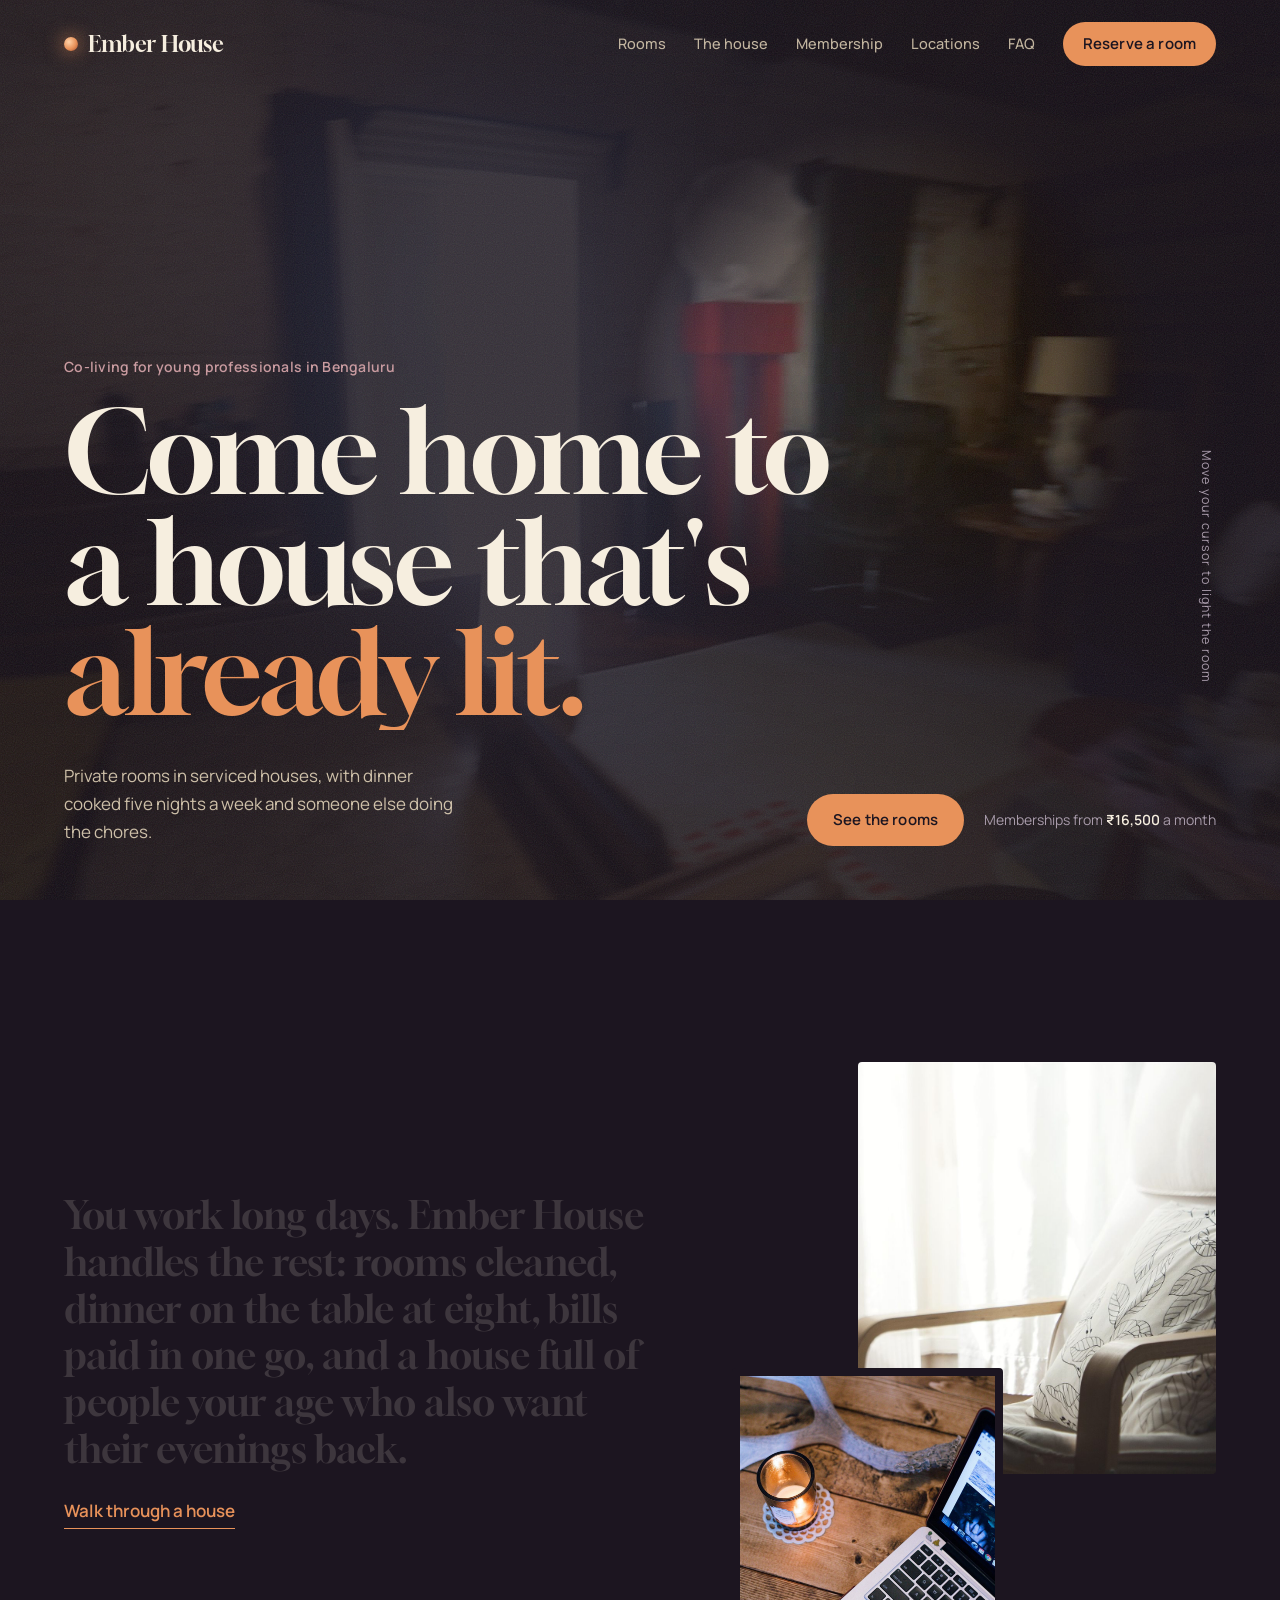
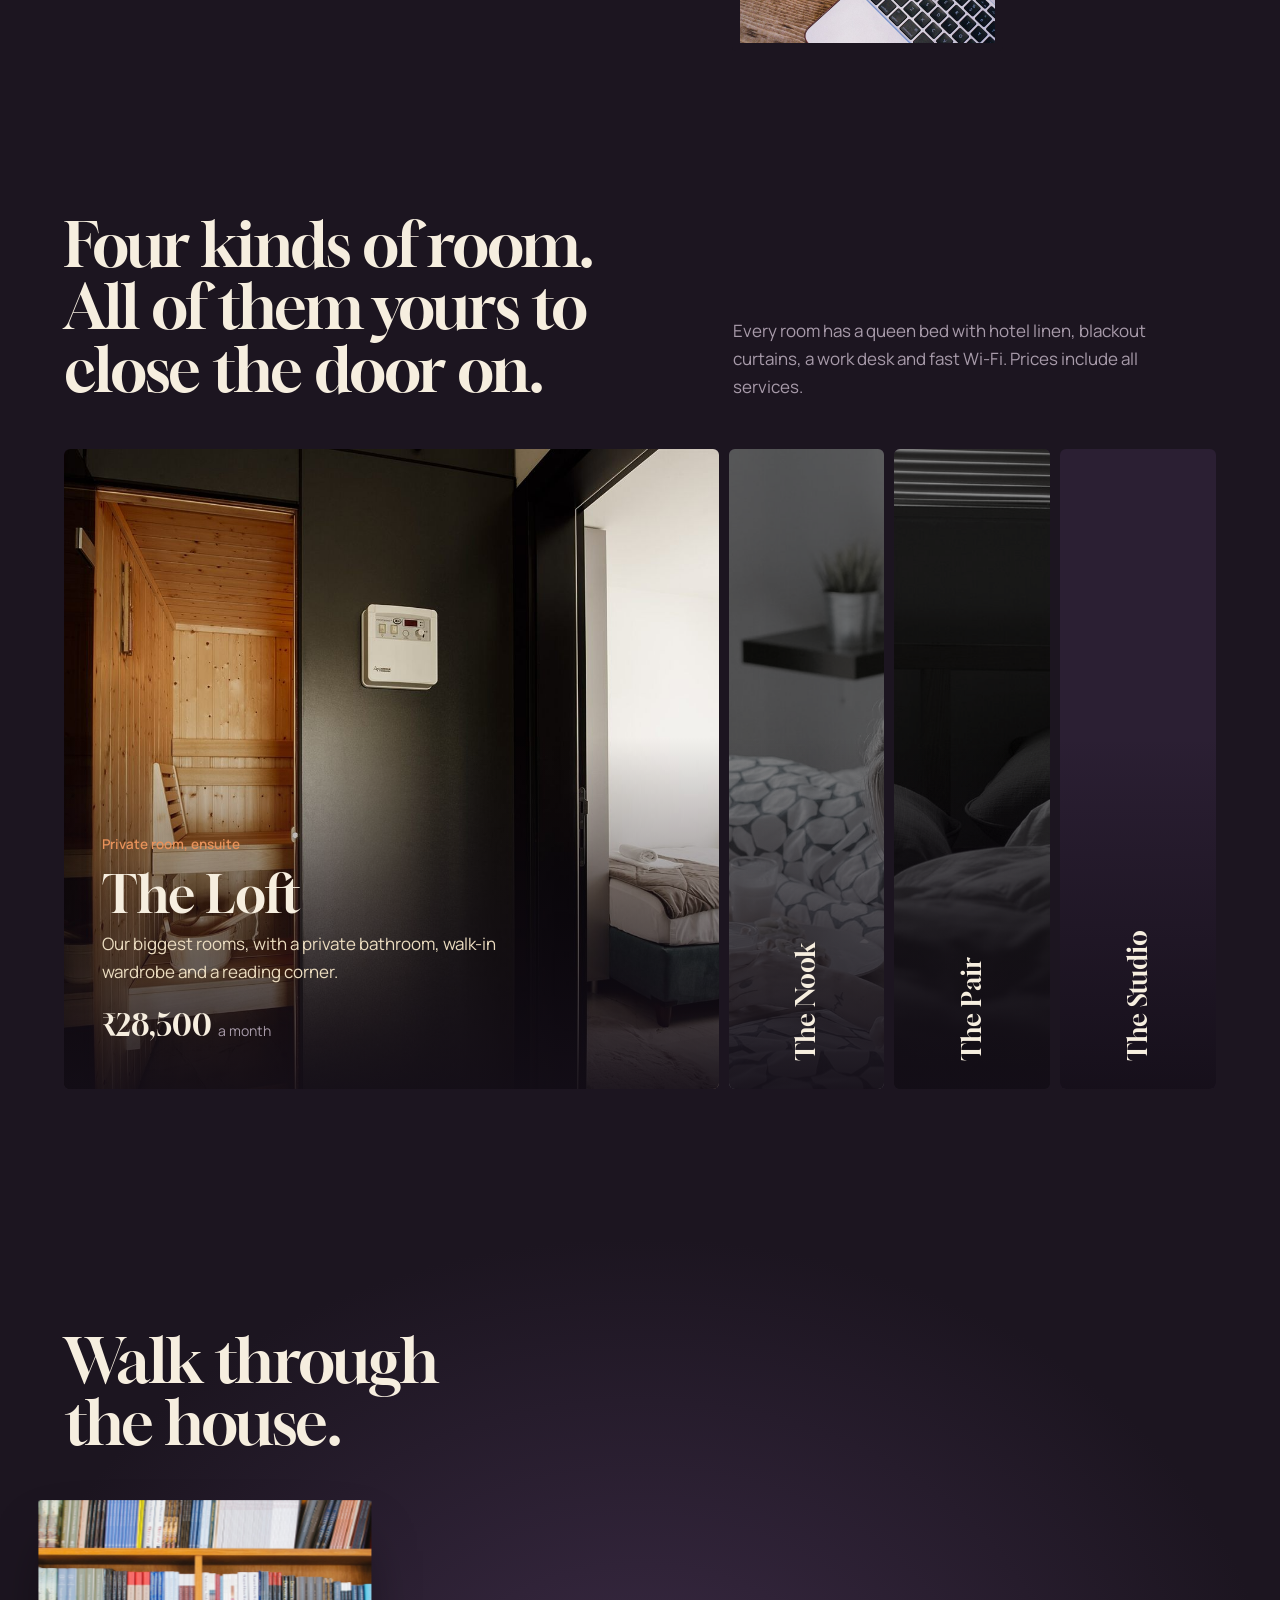
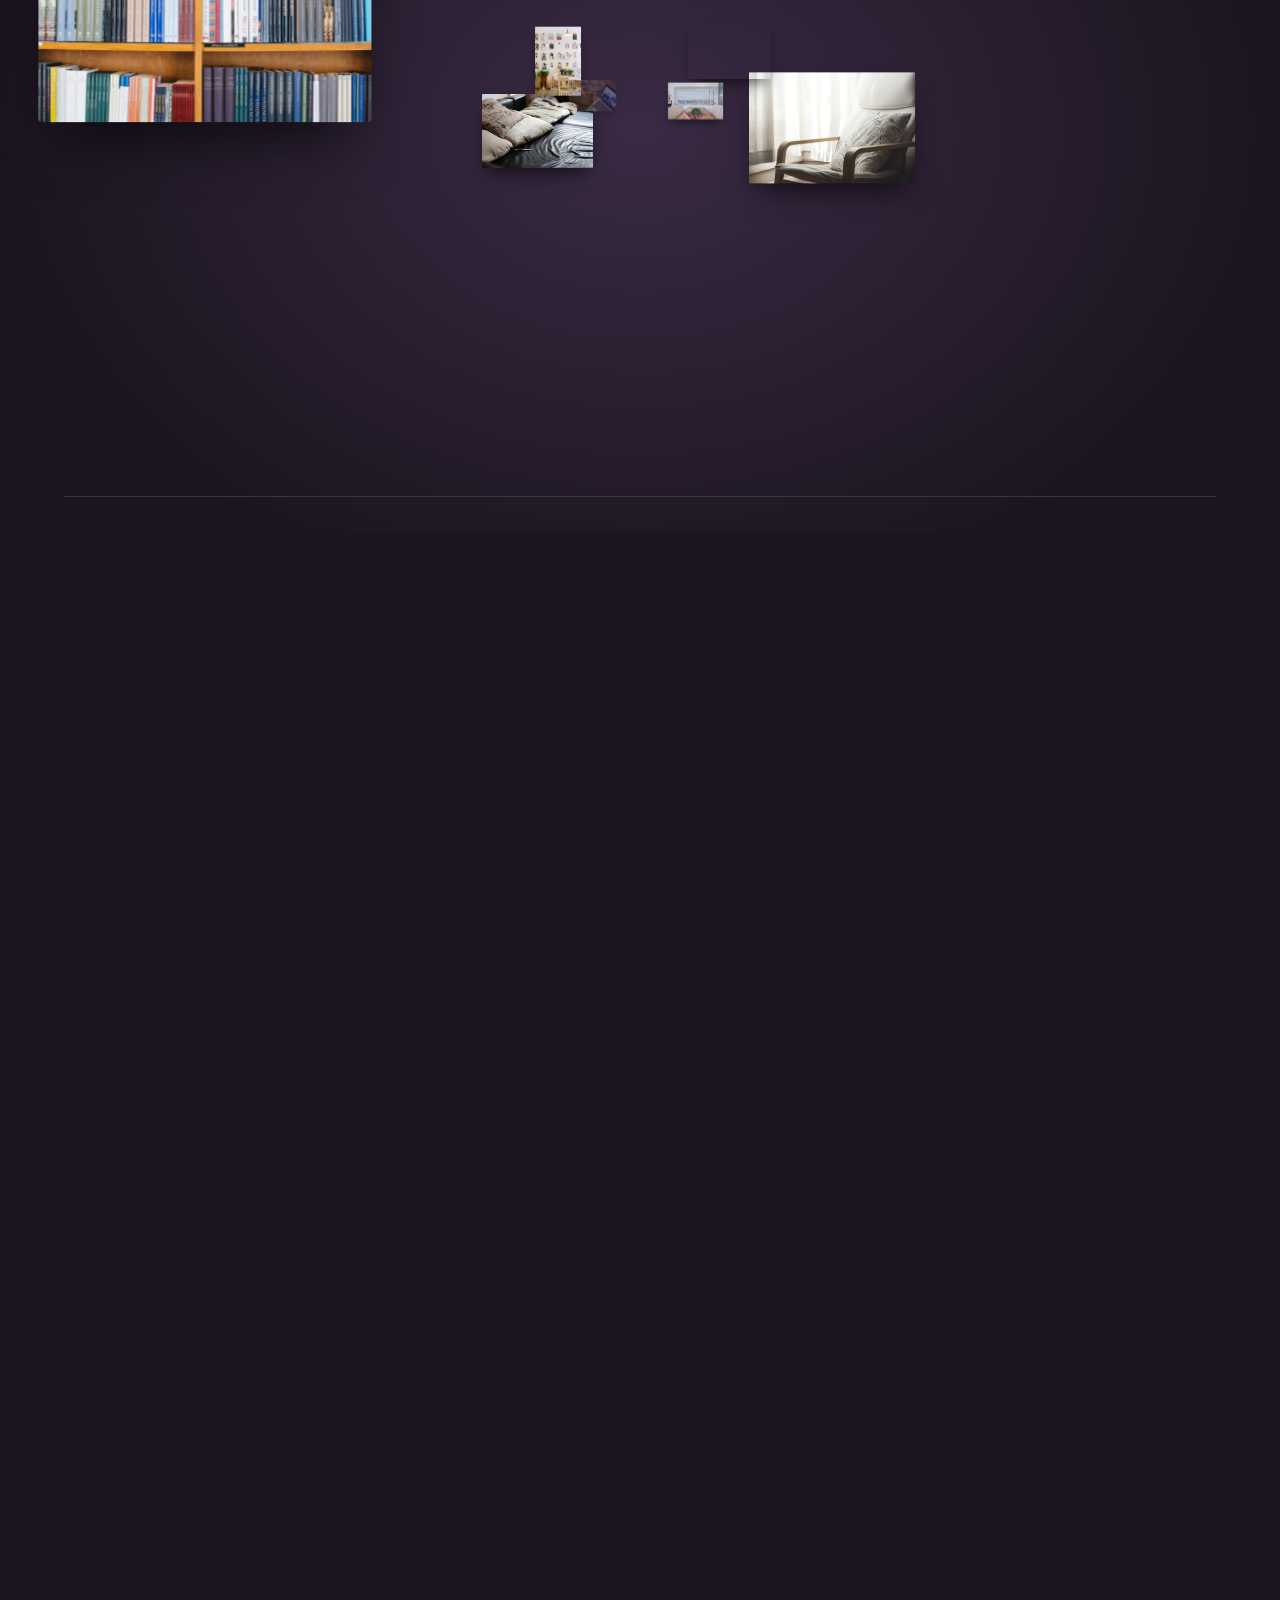
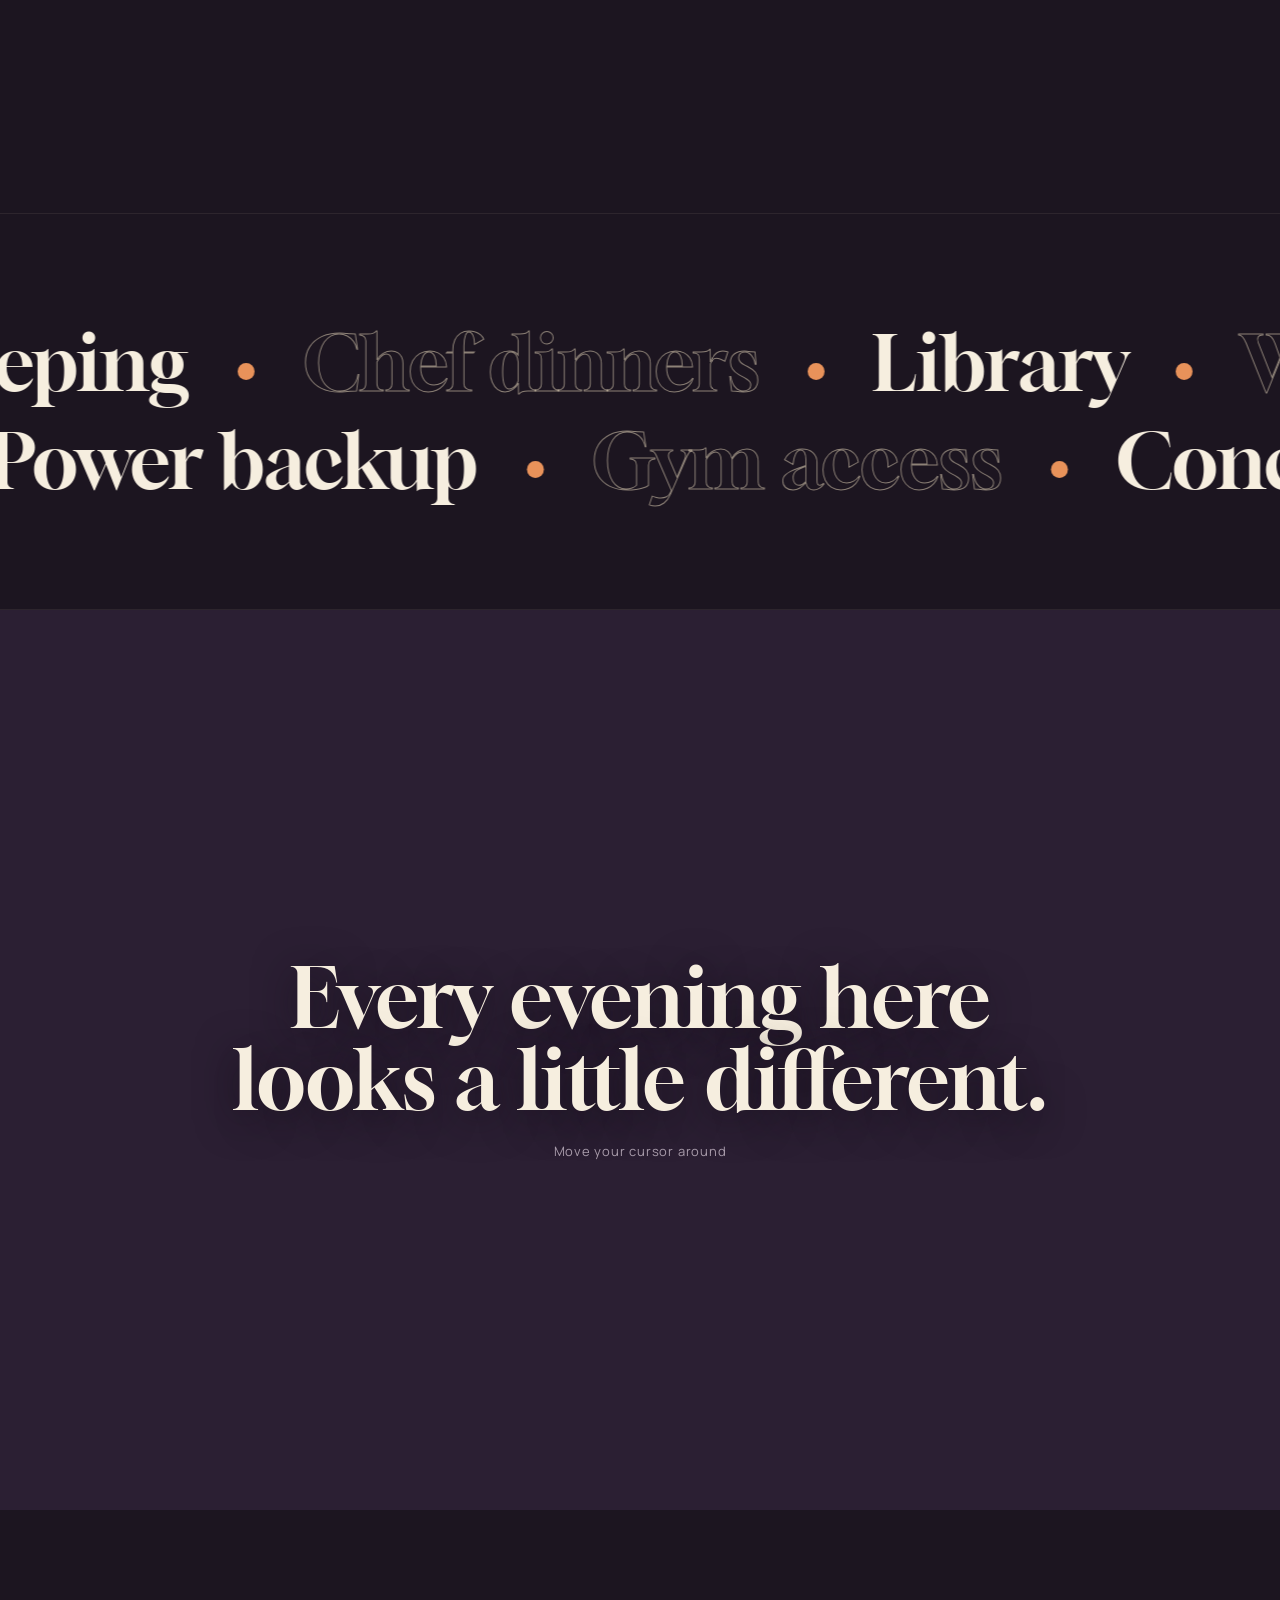
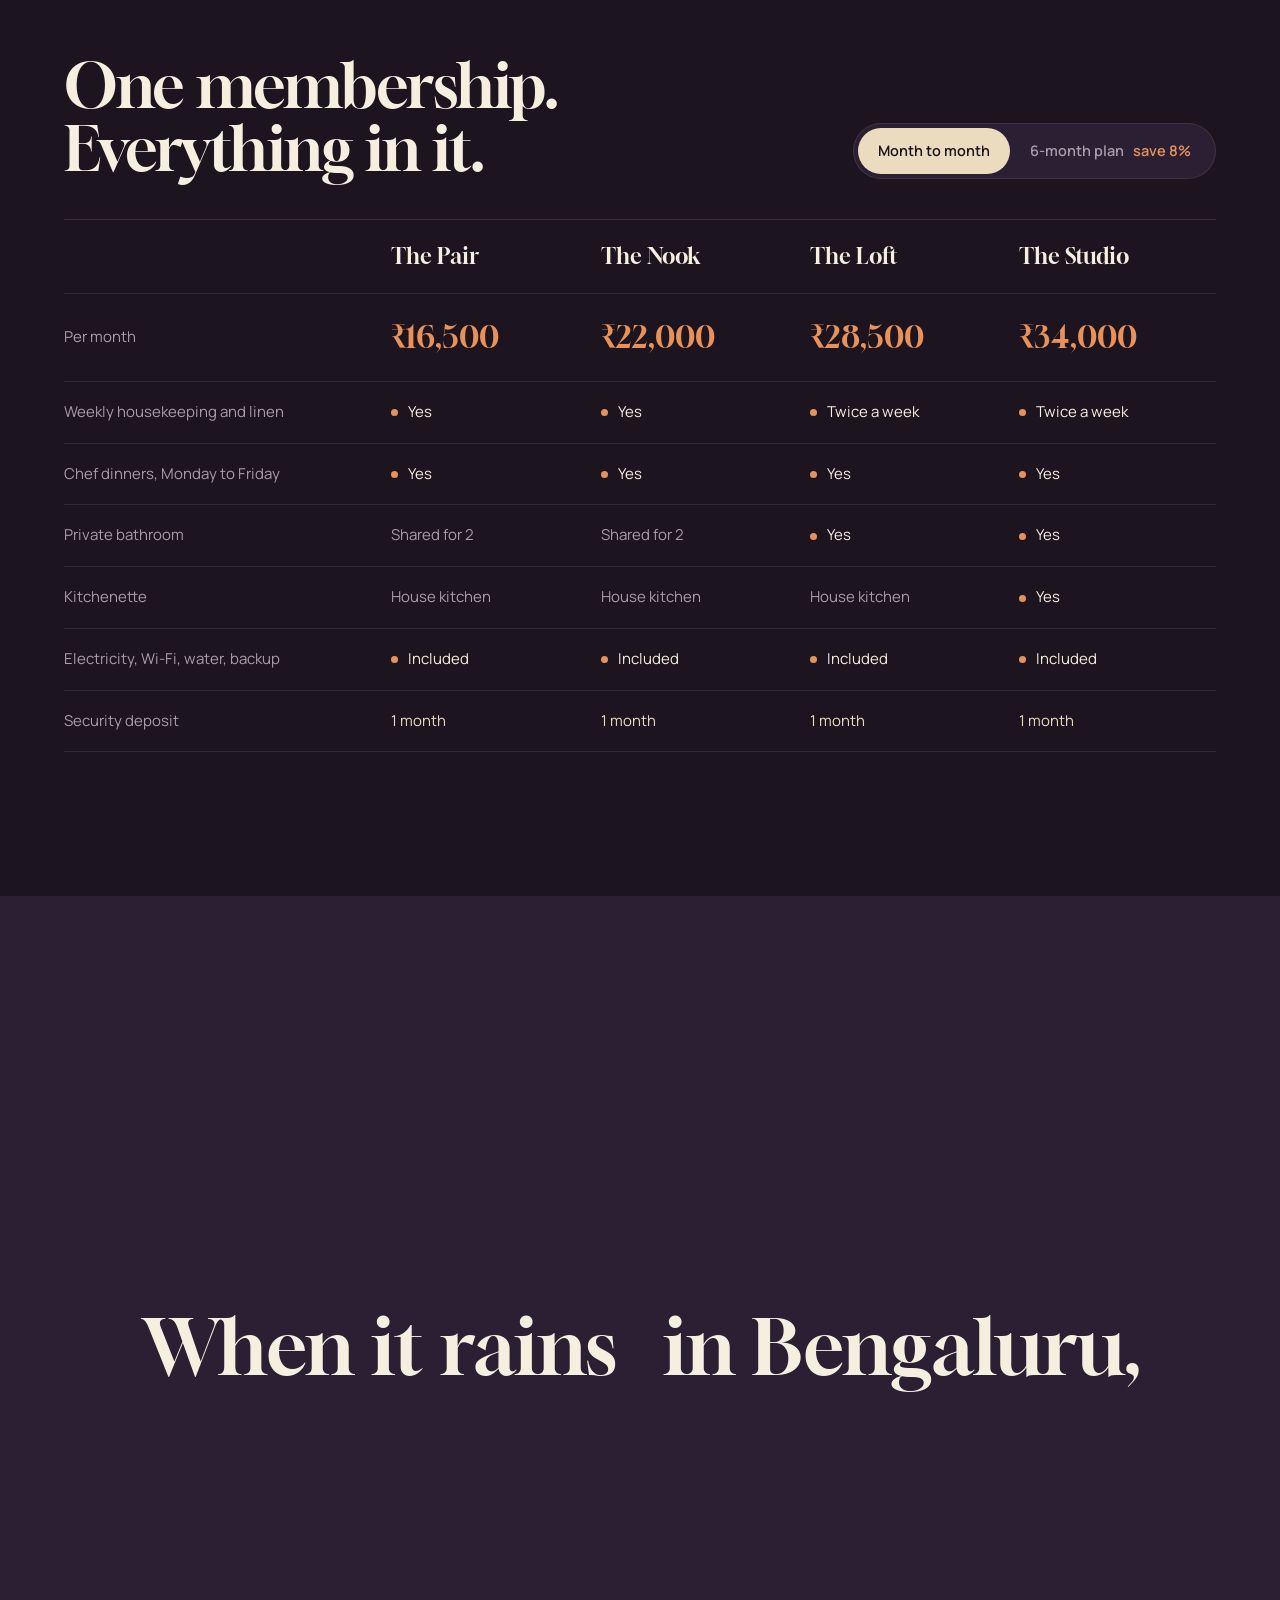
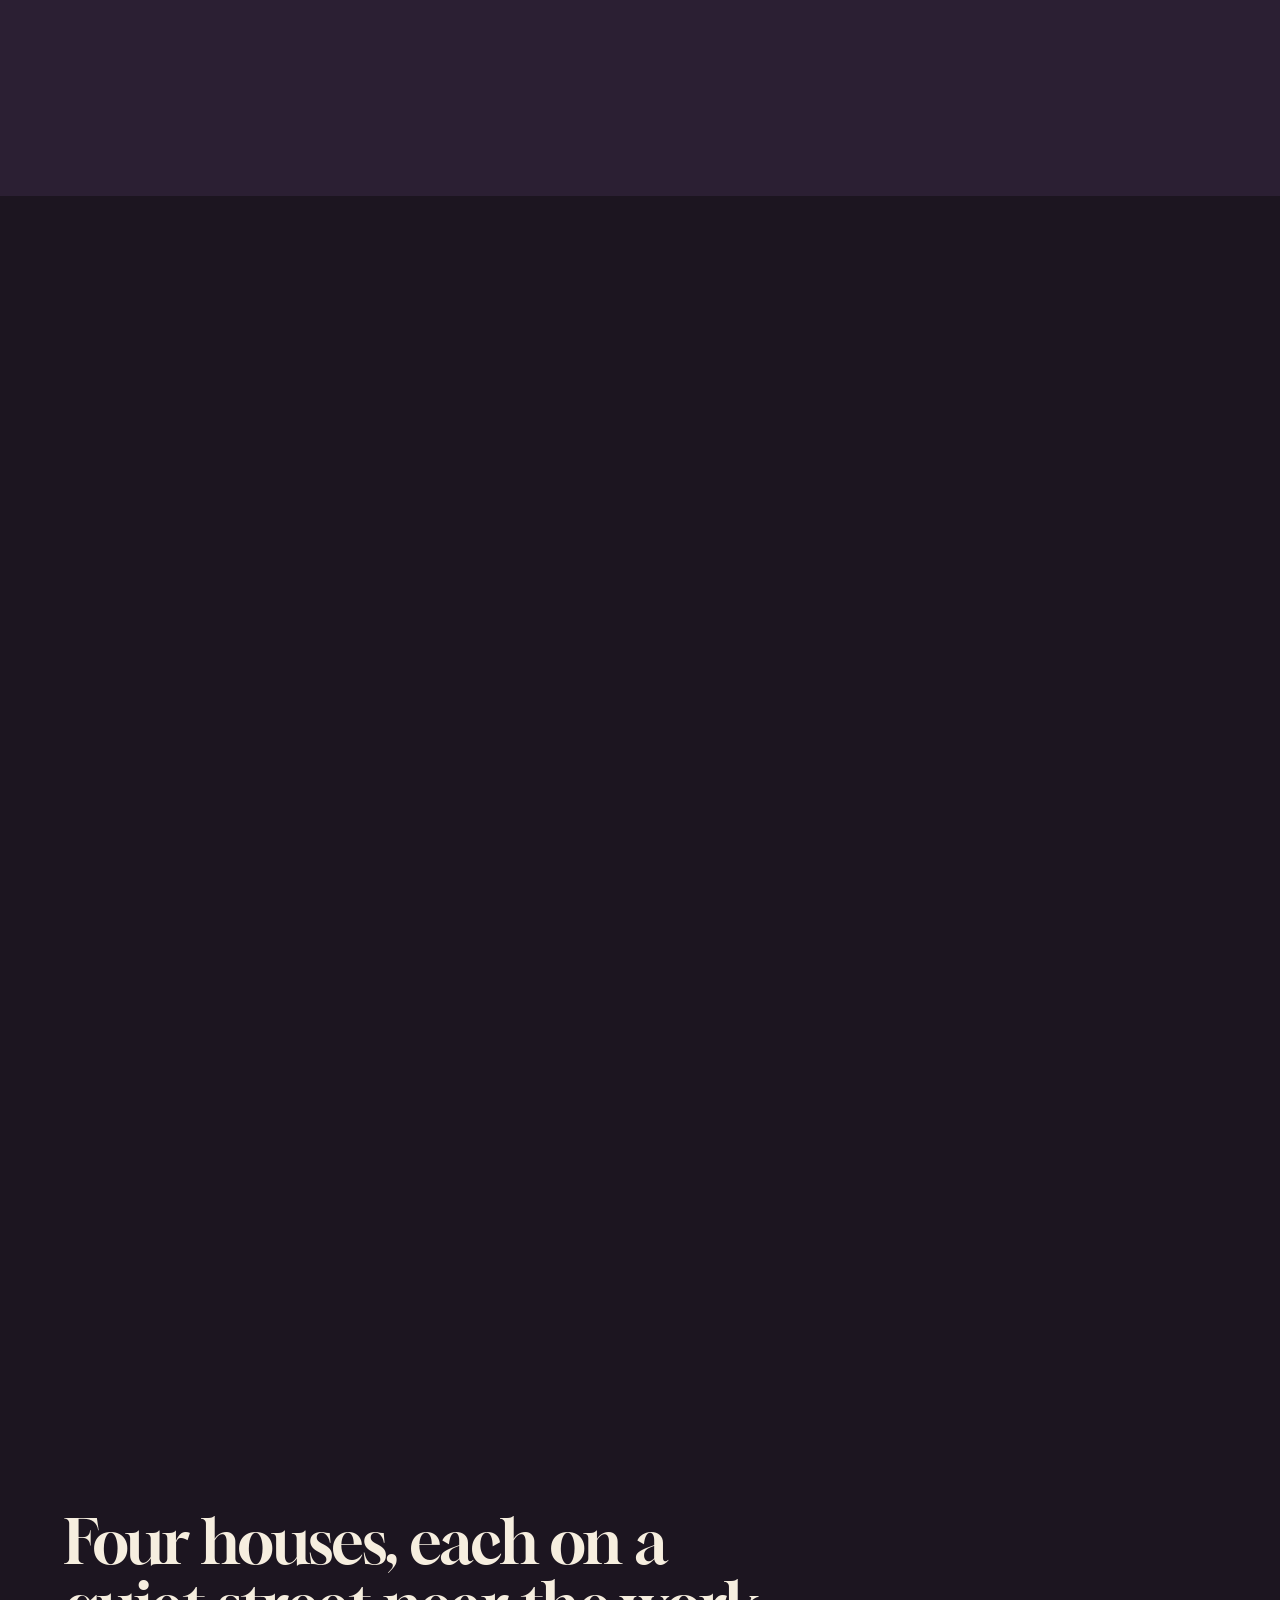
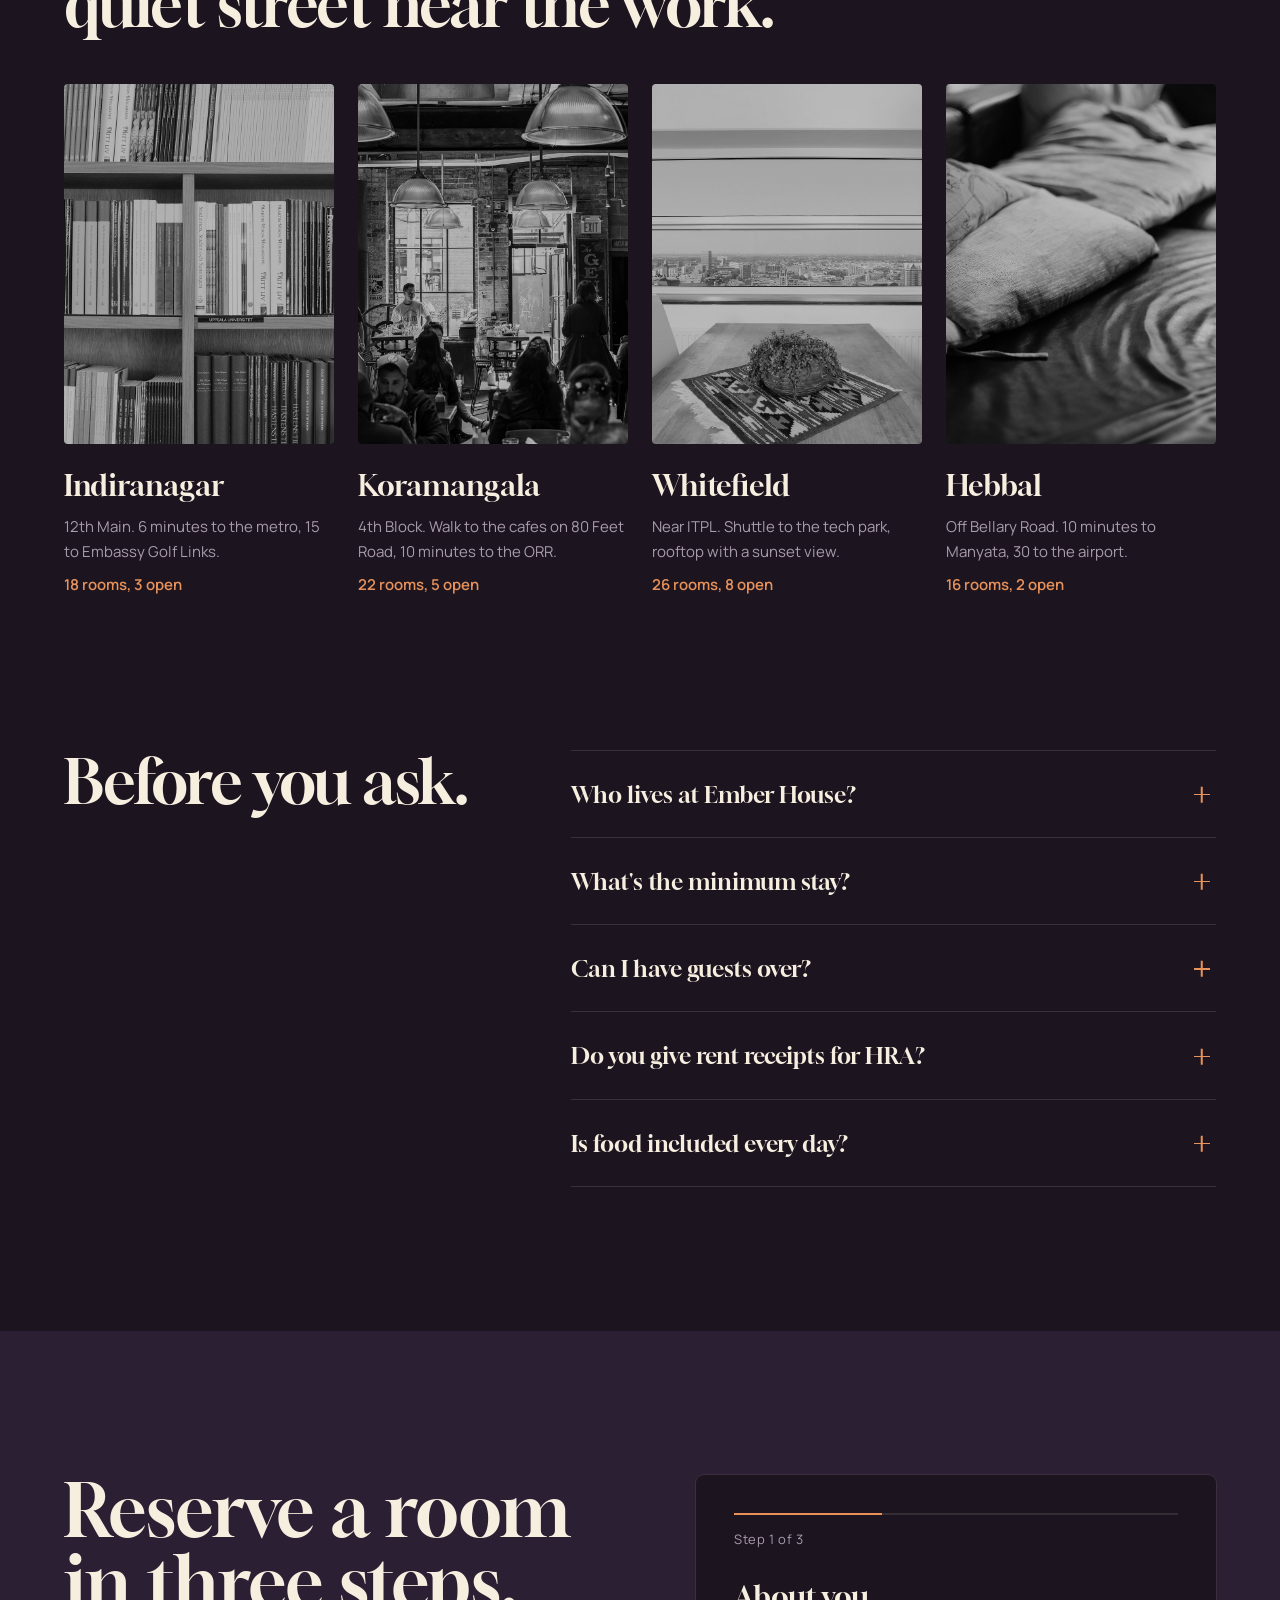
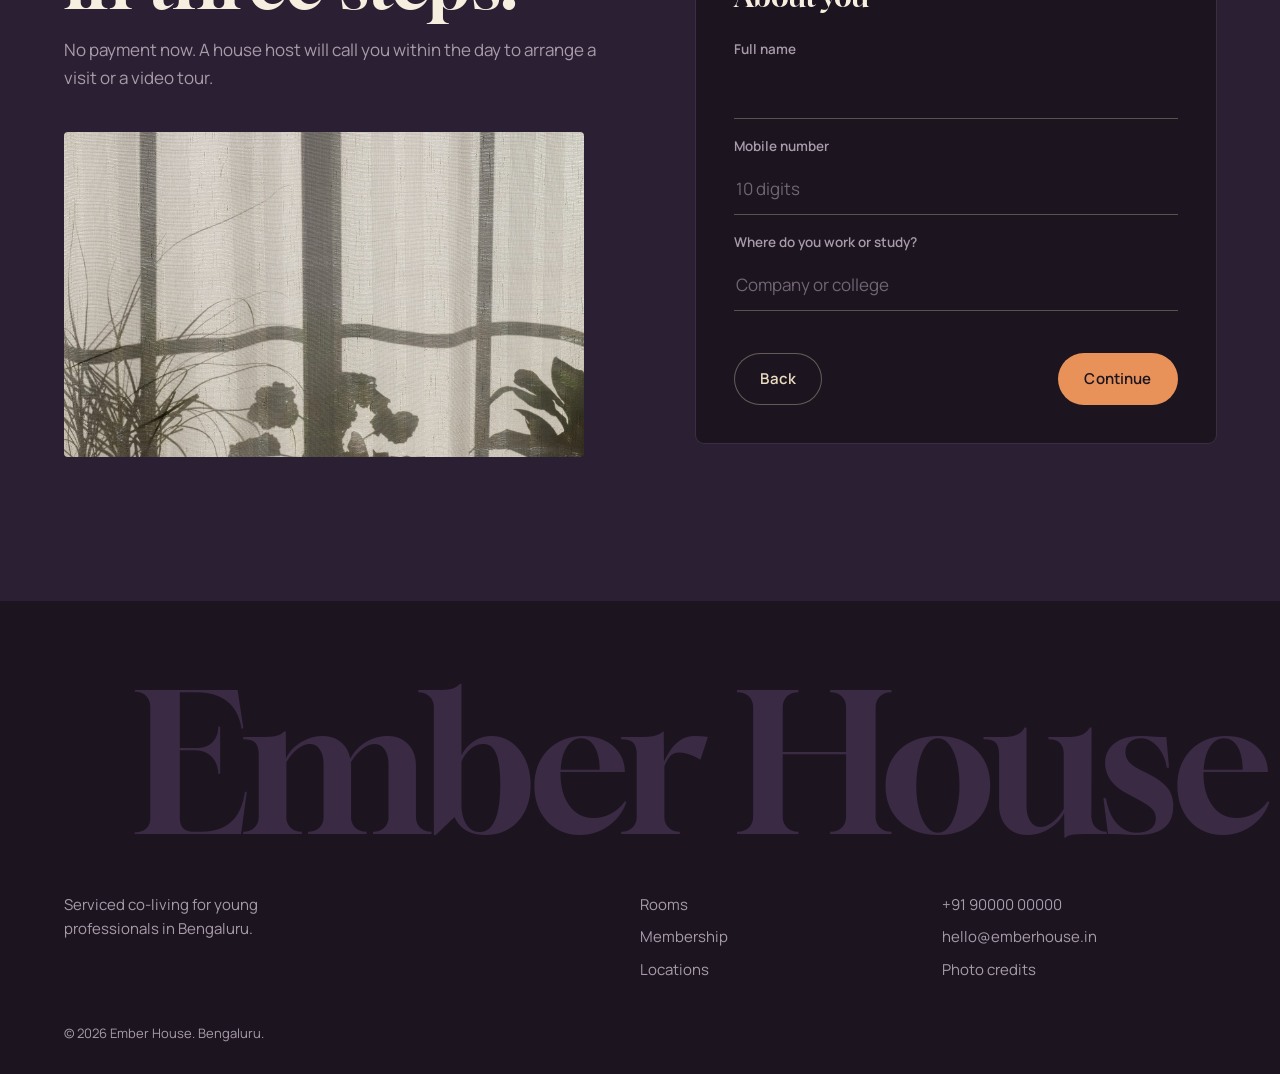
<file: index.html>
<!DOCTYPE html>
<html lang="en-IN">
<head>
  <meta charset="utf-8" />
  <meta name="viewport" content="width=device-width, initial-scale=1" />
  <title>Ember House | Co-living for young professionals in Bengaluru</title>
  <meta name="description" content="Private rooms and studios in fully serviced co-living houses in Indiranagar, Koramangala, Whitefield and Hebbal. Housekeeping, chef-cooked dinners, a library and a work lounge in one monthly membership." />
  <meta name="theme-color" content="#1C1520" />
  <meta property="og:title" content="Ember House | Co-living for young professionals" />
  <meta property="og:description" content="Come home to a house that's already lit." />
  <meta property="og:image" content="/assets/img/room-loft.jpg" />
  <link rel="icon" href="/assets/favicon.svg" type="image/svg+xml" />
  <link rel="preconnect" href="https://fonts.googleapis.com" />
  <link rel="preconnect" href="https://fonts.gstatic.com" crossorigin />
  <link href="https://fonts.googleapis.com/css2?family=Gloock&family=Manrope:wght@400;500;600;700&display=swap" rel="stylesheet" />
  <link rel="preload" as="image" href="/assets/video/living-poster.jpg" />
  <link rel="stylesheet" href="/css/styles.css" />
</head>
<body class="is-loading">

  <!-- Loader: counter, then shutters lift -->
  <div class="loader" id="loader" aria-hidden="true">
    <div class="loader__shutters"><span></span><span></span><span></span><span></span><span></span><span></span></div>
    <p class="loader__brand">Ember House</p>
    <div class="loader__bar"><i id="loaderBar"></i></div>
    <p class="loader__count" id="loaderCount">00</p>
  </div>

  <a class="skip" href="#main">Skip to content</a>

  <header class="nav" id="nav">
    <a class="brand" href="#top" aria-label="Ember House home"><span class="brand__mark"></span>Ember House</a>
    <nav class="nav__links" aria-label="Main">
      <a href="#rooms">Rooms</a>
      <a href="#walk">The house</a>
      <a href="#plans">Membership</a>
      <a href="#houses">Locations</a>
      <a href="#faq">FAQ</a>
    </nav>
    <a class="btn btn--ember nav__cta" href="#reserve">Reserve a room</a>
    <button class="burger" id="burger" aria-label="Open menu" aria-expanded="false" aria-controls="menu"><span></span><span></span></button>
  </header>
  <div class="menu" id="menu" hidden>
    <a href="#rooms">Rooms</a><a href="#walk">The house</a><a href="#plans">Membership</a><a href="#houses">Locations</a><a href="#faq">FAQ</a>
    <a href="#reserve" class="btn btn--ember">Reserve a room</a>
  </div>

  <main id="main">

    <!-- HERO: dim room, your cursor is the lamp -->
    <section class="hero" id="top">
      <video class="hero__video" id="heroVideo" autoplay muted loop playsinline preload="auto" poster="/assets/video/living-poster.jpg">
        <source src="/assets/video/living.mp4" type="video/mp4" />
      </video>
      <div class="hero__dark" id="heroDark" aria-hidden="true"></div>
      <div class="hero__grain" aria-hidden="true"></div>
      <div class="hero__inner">
        <p class="hero__kicker">Co-living for young professionals in Bengaluru</p>
        <h1 class="hero__title">
          <span class="ln"><span>Come home to</span></span>
          <span class="ln"><span>a house that's</span></span>
          <span class="ln"><span><em>already lit.</em></span></span>
        </h1>
        <div class="hero__foot">
          <p>Private rooms in serviced houses, with dinner cooked five nights a week and someone else doing the chores.</p>
          <div class="hero__actions">
            <a class="btn btn--ember" href="#rooms">See the rooms</a>
            <span class="hero__price">Memberships from <b>₹16,500</b> a month</span>
          </div>
        </div>
      </div>
      <p class="hero__hint" aria-hidden="true"><span class="only-fine">Move your cursor to light the room</span><span class="only-touch">Scroll to step inside</span></p>
    </section>

    <!-- INTRO -->
    <section class="intro">
      <div class="wrap intro__grid">
        <div class="intro__copy">
          <p class="intro__lead" id="introLead">You work long days. Ember House handles the rest: rooms cleaned, dinner on the table at eight, bills paid in one go, and a house full of people your age who also want their evenings back.</p>
          <a class="link" href="#walk">Walk through a house</a>
        </div>
        <div class="intro__pics">
          <img class="intro__pic intro__pic--a" data-speed="-0.12" src="/assets/img/armchair.jpg" alt="Cream armchair with a cushion by a sunlit window" width="1600" height="1067" loading="lazy" decoding="async" />
          <img class="intro__pic intro__pic--b" data-speed="0.1" src="/assets/img/candle.jpg" alt="Laptop beside a lit candle on a wooden table" width="1600" height="1067" loading="lazy" decoding="async" />
        </div>
      </div>
    </section>

    <!-- ROOMS: accordion panels -->
    <section class="rooms" id="rooms">
      <div class="wrap">
        <div class="rooms__head">
          <h2 class="h2">Four kinds of room. All of them yours to close the door on.</h2>
          <p class="muted">Every room has a queen bed with hotel linen, blackout curtains, a work desk and fast Wi-Fi. Prices include all services.</p>
        </div>
        <div class="acc" id="acc">
          <article class="acc__panel is-open" tabindex="0">
            <img src="/assets/img/room-loft.jpg" alt="Modern bedroom with wooden walls and a private bathroom" width="1600" height="1067" loading="lazy" decoding="async" />
            <h3 class="acc__tab">The Loft</h3>
            <div class="acc__body">
              <p class="acc__tag">Private room, ensuite</p>
              <h3>The Loft</h3>
              <p>Our biggest rooms, with a private bathroom, walk-in wardrobe and a reading corner.</p>
              <p class="acc__price">₹28,500 <span>a month</span></p>
            </div>
          </article>
          <article class="acc__panel" tabindex="0">
            <img src="/assets/img/room-nook.jpg" alt="Resident relaxing on a bed with breakfast on a tray" width="1600" height="1067" loading="lazy" decoding="async" />
            <h3 class="acc__tab">The Nook</h3>
            <div class="acc__body">
              <p class="acc__tag">Private room, shared bath for 2</p>
              <h3>The Nook</h3>
              <p>A calm, compact private room. Breakfast in bed is allowed. We checked.</p>
              <p class="acc__price">₹22,000 <span>a month</span></p>
            </div>
          </article>
          <article class="acc__panel" tabindex="0">
            <img src="/assets/img/room-twin.jpg" alt="Soft bed with rumpled linen and closed blinds" width="1600" height="1067" loading="lazy" decoding="async" />
            <h3 class="acc__tab">The Pair</h3>
            <div class="acc__body">
              <p class="acc__tag">Twin sharing</p>
              <h3>The Pair</h3>
              <p>Share with one person we match you with, or bring your own friend. Two beds, two desks, one bathroom.</p>
              <p class="acc__price">₹16,500 <span>a month</span></p>
            </div>
          </article>
          <article class="acc__panel" tabindex="0">
            <img src="/assets/img/room-studio.jpg" alt="Studio living room with a blue sofa and a full bookshelf" width="1600" height="1068" loading="lazy" decoding="async" />
            <h3 class="acc__tab">The Studio</h3>
            <div class="acc__body">
              <p class="acc__tag">Private studio with kitchenette</p>
              <h3>The Studio</h3>
              <p>A separate living area and kitchenette for people who host, cook, or just like more room.</p>
              <p class="acc__price">₹34,000 <span>a month</span></p>
            </div>
          </article>
        </div>
      </div>
    </section>

    <!-- WALK-THROUGH: 3D fly-through -->
    <section class="walk" id="walk">
      <div class="walk__pin">
        <div class="walk__head">
          <h2 class="h2">Walk through the house.</h2>
          <p class="walk__now" aria-live="polite"><span id="walkLabel">Front door</span></p>
        </div>
        <div class="walk__space" id="walkSpace" aria-hidden="true">
          <figure data-label="The library" style="--x:-34;--y:-8;--z:0"><img src="/assets/img/library.jpg" alt="" loading="lazy" decoding="async" /></figure>
          <figure data-label="Reading chair" style="--x:30;--y:10;--z:-1"><img src="/assets/img/armchair.jpg" alt="" loading="lazy" decoding="async" /></figure>
          <figure data-label="The lounge" style="--x:-24;--y:16;--z:-2"><img src="/assets/img/leather.jpg" alt="" loading="lazy" decoding="async" /></figure>
          <figure data-label="Dinner, 8 pm" style="--x:28;--y:-14;--z:-3"><img src="/assets/img/bistro.jpg" alt="" loading="lazy" decoding="async" /></figure>
          <figure data-label="The gallery wall" style="--x:-32;--y:-12;--z:-4" class="tall"><img src="/assets/img/gallery-wall.jpg" alt="" loading="lazy" decoding="async" /></figure>
          <figure data-label="Rooftop dining" style="--x:26;--y:12;--z:-5"><img src="/assets/img/diningview.jpg" alt="" loading="lazy" decoding="async" /></figure>
          <figure data-label="Late work" style="--x:-26;--y:10;--z:-6"><img src="/assets/img/candle.jpg" alt="" loading="lazy" decoding="async" /></figure>
          <figure data-label="Shelf of old favourites" style="--x:32;--y:-10;--z:-7"><img src="/assets/img/oldbooks.jpg" alt="" loading="lazy" decoding="async" /></figure>
          <figure data-label="Bathrooms" style="--x:-22;--y:-14;--z:-8" class="tall"><img src="/assets/img/bath.jpg" alt="" loading="lazy" decoding="async" /></figure>
          <figure data-label="Your room" style="--x:0;--y:0;--z:-9"><img src="/assets/img/room-loft.jpg" alt="" loading="lazy" decoding="async" /></figure>
        </div>
        <div class="walk__progress" aria-hidden="true"><i id="walkBar"></i></div>
      </div>
    </section>

    <!-- AMENITY MARQUEE -->
    <section class="amen" aria-label="What's included">
      <div class="amen__row" id="amenA">
        <span>Housekeeping</span><span class="o">Chef dinners</span><span>Library</span><span class="o">Work lounge</span><span>Laundry</span><span class="o">Rooftop</span>
        <span>Housekeeping</span><span class="o">Chef dinners</span><span>Library</span><span class="o">Work lounge</span><span>Laundry</span><span class="o">Rooftop</span>
      </div>
      <div class="amen__row amen__row--rev" id="amenB">
        <span class="o">300 Mbps fibre</span><span>Power backup</span><span class="o">Gym access</span><span>Concierge</span><span class="o">Bike parking</span><span>Movie nights</span>
        <span class="o">300 Mbps fibre</span><span>Power backup</span><span class="o">Gym access</span><span>Concierge</span><span class="o">Bike parking</span><span>Movie nights</span>
      </div>
    </section>

    <!-- EVENINGS: cursor image trail -->
    <section class="evenings" id="evenings">
      <div class="evenings__stage" id="trail">
        <p class="evenings__text">Every evening here<br />looks a little different.</p>
        <p class="evenings__hint"><span class="only-fine">Move your cursor around</span><span class="only-touch">Tap anywhere</span></p>
      </div>
    </section>

    <!-- PLANS -->
    <section class="plans" id="plans">
      <div class="wrap">
        <div class="plans__head">
          <h2 class="h2">One membership. Everything in it.</h2>
          <div class="switch" role="radiogroup" aria-label="Billing">
            <button role="radio" aria-checked="true" data-plan="m">Month to month</button>
            <button role="radio" aria-checked="false" data-plan="s">6-month plan <em>save 8%</em></button>
          </div>
        </div>
        <div class="ptable" role="table" aria-label="Membership by room">
          <div class="prow prow--head" role="row">
            <span role="columnheader"></span>
            <span role="columnheader">The Pair</span><span role="columnheader">The Nook</span><span role="columnheader">The Loft</span><span role="columnheader">The Studio</span>
          </div>
          <div class="prow prow--price" role="row">
            <span role="rowheader">Per month</span>
            <span role="cell" class="price" data-m="16500">₹16,500</span><span role="cell" class="price" data-m="22000">₹22,000</span><span role="cell" class="price" data-m="28500">₹28,500</span><span role="cell" class="price" data-m="34000">₹34,000</span>
          </div>
          <div class="prow" role="row"><span role="rowheader">Weekly housekeeping and linen</span><span role="cell" class="y">Yes</span><span role="cell" class="y">Yes</span><span role="cell" class="y">Twice a week</span><span role="cell" class="y">Twice a week</span></div>
          <div class="prow" role="row"><span role="rowheader">Chef dinners, Monday to Friday</span><span role="cell" class="y">Yes</span><span role="cell" class="y">Yes</span><span role="cell" class="y">Yes</span><span role="cell" class="y">Yes</span></div>
          <div class="prow" role="row"><span role="rowheader">Private bathroom</span><span role="cell" class="n">Shared for 2</span><span role="cell" class="n">Shared for 2</span><span role="cell" class="y">Yes</span><span role="cell" class="y">Yes</span></div>
          <div class="prow" role="row"><span role="rowheader">Kitchenette</span><span role="cell" class="n">House kitchen</span><span role="cell" class="n">House kitchen</span><span role="cell" class="n">House kitchen</span><span role="cell" class="y">Yes</span></div>
          <div class="prow" role="row"><span role="rowheader">Electricity, Wi-Fi, water, backup</span><span role="cell" class="y">Included</span><span role="cell" class="y">Included</span><span role="cell" class="y">Included</span><span role="cell" class="y">Included</span></div>
          <div class="prow" role="row"><span role="rowheader">Security deposit</span><span role="cell">1 month</span><span role="cell">1 month</span><span role="cell">1 month</span><span role="cell">1 month</span></div>
        </div>
      </div>
    </section>

    <!-- MONSOON: curtains part on a rainy window -->
    <section class="monsoon" id="monsoon">
      <div class="monsoon__pin">
        <video class="monsoon__video" muted loop playsinline preload="none" poster="/assets/video/rain-poster.jpg" data-lazy-video aria-hidden="true">
          <source data-src="/assets/video/rain.mp4" type="video/mp4" />
        </video>
        <div class="monsoon__half monsoon__half--l"><span>When it rains</span></div>
        <div class="monsoon__half monsoon__half--r"><span>in Bengaluru,</span></div>
        <p class="monsoon__quote">the whole house ends up in the lounge with chai and a bad movie. Nobody has to drive home.</p>
      </div>
    </section>

    <!-- HOUSES -->
    <section class="houses" id="houses">
      <div class="wrap">
        <h2 class="h2">Four houses, each on a quiet street near the work.</h2>
        <div class="hgrid">
          <article class="hcard">
            <div class="hcard__img"><img src="/assets/img/library.jpg" alt="Library room lined with bookshelves" width="1600" height="1060" loading="lazy" decoding="async" /></div>
            <h3>Indiranagar</h3>
            <p>12th Main. 6 minutes to the metro, 15 to Embassy Golf Links.</p>
            <p class="hcard__meta">18 rooms, 3 open</p>
          </article>
          <article class="hcard">
            <div class="hcard__img"><img src="/assets/img/cafe.jpg" alt="Busy cafe with warm lights and long tables" width="1600" height="1138" loading="lazy" decoding="async" /></div>
            <h3>Koramangala</h3>
            <p>4th Block. Walk to the cafes on 80 Feet Road, 10 minutes to the ORR.</p>
            <p class="hcard__meta">22 rooms, 5 open</p>
          </article>
          <article class="hcard">
            <div class="hcard__img"><img src="/assets/img/diningview.jpg" alt="Dining table by a window with a city view" width="1600" height="1067" loading="lazy" decoding="async" /></div>
            <h3>Whitefield</h3>
            <p>Near ITPL. Shuttle to the tech park, rooftop with a sunset view.</p>
            <p class="hcard__meta">26 rooms, 8 open</p>
          </article>
          <article class="hcard">
            <div class="hcard__img"><img src="/assets/img/leather.jpg" alt="Leather sofa with cream cushions" width="1600" height="1067" loading="lazy" decoding="async" /></div>
            <h3>Hebbal</h3>
            <p>Off Bellary Road. 10 minutes to Manyata, 30 to the airport.</p>
            <p class="hcard__meta">16 rooms, 2 open</p>
          </article>
        </div>
      </div>
    </section>

    <!-- FAQ -->
    <section class="faq" id="faq">
      <div class="wrap faq__grid">
        <h2 class="h2">Before you ask.</h2>
        <div>
          <details><summary>Who lives at Ember House?</summary><p>Mostly people aged 22 to 32 working in tech, consulting, design and startups. A few are doing postgraduate study. Everyone has a private or shared room and the common spaces are for all.</p></details>
          <details><summary>What's the minimum stay?</summary><p>One month. Month-to-month members give 30 days' notice. The 6-month plan saves 8% and has a 3-month lock-in.</p></details>
          <details><summary>Can I have guests over?</summary><p>Yes. Guests are welcome in common areas until 11 pm and can stay over in your room twice a month if your roommate (if you have one) is fine with it.</p></details>
          <details><summary>Do you give rent receipts for HRA?</summary><p>Yes, every month, with the house's registered address and a PAN for the landlord.</p></details>
          <details><summary>Is food included every day?</summary><p>Dinner is cooked Monday to Friday. The kitchen and pantry are open all week for everything else.</p></details>
        </div>
      </div>
    </section>

    <!-- RESERVE: multi-step -->
    <section class="reserve" id="reserve">
      <div class="wrap reserve__grid">
        <div class="reserve__copy">
          <h2 class="reserve__title">Reserve a room in three steps.</h2>
          <p class="muted">No payment now. A house host will call you within the day to arrange a visit or a video tour.</p>
          <img class="reserve__img" src="/assets/img/curtain.jpg" alt="Shadow of a window frame falling on a sheer curtain" width="1600" height="1033" loading="lazy" decoding="async" />
        </div>
        <form class="steps" id="steps" novalidate>
          <div class="steps__bar" aria-hidden="true"><i id="stepsBar"></i></div>
          <p class="steps__count" id="stepsCount">Step 1 of 3</p>
          <div class="steps__track">
            <fieldset class="step is-on" data-step="0">
              <legend>About you</legend>
              <div class="field"><label for="r-name">Full name</label><input id="r-name" type="text" autocomplete="name" required /><p class="err">Enter your full name.</p></div>
              <div class="field"><label for="r-phone">Mobile number</label><input id="r-phone" type="tel" inputmode="numeric" autocomplete="tel" placeholder="10 digits" required /><p class="err">Enter a 10-digit mobile number.</p></div>
              <div class="field"><label for="r-work">Where do you work or study?</label><input id="r-work" type="text" autocomplete="organization" placeholder="Company or college" /></div>
            </fieldset>
            <fieldset class="step" data-step="1">
              <legend>Your room</legend>
              <div class="field"><label for="r-house">House</label><select id="r-house"><option>Indiranagar</option><option>Koramangala</option><option>Whitefield</option><option>Hebbal</option><option>Help me choose</option></select></div>
              <div class="chips" role="radiogroup" aria-label="Room">
                <label><input type="radio" name="room" value="Pair" /><span>The Pair</span></label>
                <label><input type="radio" name="room" value="Nook" checked /><span>The Nook</span></label>
                <label><input type="radio" name="room" value="Loft" /><span>The Loft</span></label>
                <label><input type="radio" name="room" value="Studio" /><span>The Studio</span></label>
              </div>
            </fieldset>
            <fieldset class="step" data-step="2">
              <legend>Timing</legend>
              <div class="field"><label for="r-date">Move-in date</label><input id="r-date" type="date" required /><p class="err">Pick a date from today onwards.</p></div>
              <div class="chips" role="radiogroup" aria-label="How long">
                <label><input type="radio" name="len" value="1-3" checked /><span>1 to 3 months</span></label>
                <label><input type="radio" name="len" value="6" /><span>6 months</span></label>
                <label><input type="radio" name="len" value="12" /><span>A year or more</span></label>
              </div>
            </fieldset>
            <div class="step step--done" data-step="3" role="status">
              <p class="done__title">Room requested.</p>
              <p id="doneText">A house host will call you today to set up a visit.</p>
            </div>
          </div>
          <div class="steps__nav">
            <button type="button" class="btn btn--ghost" id="stepBack" hidden>Back</button>
            <button type="submit" class="btn btn--ember" id="stepNext">Continue</button>
          </div>
        </form>
      </div>
    </section>
  </main>

  <footer class="foot">
    <div class="wrap">
      <p class="foot__big" aria-hidden="true">Ember House</p>
      <div class="foot__grid">
        <p>Serviced co-living for young professionals in Bengaluru.</p>
        <ul><li><a href="#rooms">Rooms</a></li><li><a href="#plans">Membership</a></li><li><a href="#houses">Locations</a></li></ul>
        <ul><li><a href="tel:+919000000000">+91 90000 00000</a></li><li><a href="mailto:hello@emberhouse.in">hello@emberhouse.in</a></li><li><a href="/CREDITS.md">Photo credits</a></li></ul>
      </div>
      <p class="foot__base">© 2026 Ember House. Bengaluru.</p>
    </div>
  </footer>

  <script src="/js/vendor/gsap.min.js" defer></script>
  <script src="/js/vendor/ScrollTrigger.min.js" defer></script>
  <script src="/js/vendor/lenis.min.js" defer></script>
  <script src="/js/main.js" defer></script>
</body>
</html>
</file>
<file: css/styles.css>
/* Ember House · co-living pg2
   Dark, warm, editorial. Plum 60 / aubergine + champagne 30 / ember 10 */
:root {
  --night: #1C1520;
  --plum: #2B1F33;
  --plum-2: #3A2A44;
  --champagne: #EBDCC0;
  --cream: #F6EEDF;
  --ember: #E8925A;
  --rose: #C99BA0;
  --smoke: #A89BAA;
  --serif: "Gloock", Georgia, serif;
  --sans: "Manrope", "Segoe UI", system-ui, sans-serif;
  --wrap: min(1320px, 100% - 2 * clamp(20px, 5vw, 72px));
  --ease: cubic-bezier(.19, 1, .22, 1);
}
*, *::before, *::after { box-sizing: border-box; }
html.lenis, html.lenis body { height: auto; }
.lenis.lenis-smooth { scroll-behavior: auto !important; }
body { margin: 0; background: var(--night); color: var(--champagne); font-family: var(--sans); font-size: 17px; line-height: 1.65; -webkit-font-smoothing: antialiased; overflow-x: hidden; }
body.is-loading { overflow: hidden; }
main { overflow-x: clip; }
img, video { display: block; max-width: 100%; }
a { color: inherit; }
button, input, select { font: inherit; color: inherit; }
:focus-visible { outline: 2px solid var(--ember); outline-offset: 4px; }
.wrap { width: var(--wrap); margin-inline: auto; }
.muted { color: var(--smoke); }
.skip { position: absolute; left: -999px; top: 8px; z-index: 400; background: var(--ember); color: var(--night); padding: 10px 16px; }
.skip:focus { left: 12px; }
.h2 { font-family: var(--serif); font-weight: 400; font-size: clamp(2.2rem, 4.8vw, 4.4rem); line-height: 1.02; letter-spacing: -0.015em; margin: 0 0 .5em; max-width: 18ch; color: var(--cream); text-wrap: balance; }
.only-touch { display: none; }
@media (hover: none) { .only-fine { display: none; } .only-touch { display: inline; } }

.btn { display: inline-flex; align-items: center; justify-content: center; height: 52px; padding: 0 26px; border-radius: 999px; border: 0; cursor: pointer; font-weight: 600; font-size: 15px; text-decoration: none; letter-spacing: .01em; transition: background-color .3s, color .3s, box-shadow .3s, transform .4s var(--ease); }
.btn:hover { transform: translateY(-2px); }
.btn--ember { background: var(--ember); color: var(--night); }
.btn--ember:hover { background: #F2A574; box-shadow: 0 10px 30px -10px rgba(232, 146, 90, .6); }
.btn--ghost { background: transparent; color: var(--champagne); box-shadow: inset 0 0 0 1px rgba(235, 220, 192, .35); }
.btn--ghost:hover { box-shadow: inset 0 0 0 1px var(--champagne); }
.link { display: inline-block; color: var(--ember); text-decoration: none; font-weight: 600; padding-bottom: 4px; background: linear-gradient(currentColor, currentColor) 0 100% / 100% 1px no-repeat; transition: background-size .5s var(--ease); }
.link:hover { background-size: 30% 1px; }

/* ---------- Loader ---------- */
.loader { position: fixed; inset: 0; z-index: 500; pointer-events: none; }
.loader__shutters { position: absolute; inset: 0; display: grid; grid-template-columns: repeat(6, 1fr); }
.loader__shutters span { background: var(--night); border-right: 1px solid rgba(235, 220, 192, .04); }
.loader__brand { position: absolute; left: clamp(20px, 5vw, 72px); top: 32px; margin: 0; font-family: var(--serif); font-size: 22px; color: var(--cream); }
.loader__bar { position: absolute; left: clamp(20px, 5vw, 72px); right: clamp(20px, 5vw, 72px); bottom: 32vh; height: 1px; background: rgba(235, 220, 192, .15); }
.loader__bar i { display: block; height: 100%; width: 0; background: var(--ember); }
.loader__count { position: absolute; right: clamp(20px, 5vw, 72px); bottom: 4vh; margin: 0; font-family: var(--serif); font-size: clamp(6rem, 20vw, 16rem); line-height: .8; color: var(--cream); font-variant-numeric: tabular-nums; }
.loader.is-done { display: none; }

/* ---------- Nav ---------- */
.nav { position: fixed; z-index: 200; top: 0; left: 0; right: 0; display: flex; align-items: center; gap: 28px; padding: 22px clamp(20px, 5vw, 72px); transition: background-color .4s, padding .4s var(--ease), transform .5s var(--ease); }
.nav.is-solid { background: rgba(28, 21, 32, .82); backdrop-filter: blur(14px); -webkit-backdrop-filter: blur(14px); padding-top: 14px; padding-bottom: 14px; box-shadow: 0 1px 0 rgba(235, 220, 192, .08); }
.nav.is-hidden { transform: translateY(-100%); }
.brand { display: inline-flex; align-items: center; gap: 10px; font-family: var(--serif); font-size: 22px; text-decoration: none; color: var(--cream); }
.brand__mark { width: 14px; height: 14px; border-radius: 50%; background: radial-gradient(circle at 35% 35%, #FFD3A8, var(--ember) 55%, #9C4A2A); box-shadow: 0 0 18px 2px rgba(232, 146, 90, .55); }
.nav__links { display: flex; gap: 28px; margin-left: auto; }
.nav__links a { text-decoration: none; font-size: 14.5px; font-weight: 500; color: var(--champagne); opacity: .8; transition: opacity .2s; }
.nav__links a:hover { opacity: 1; }
.nav__cta { height: 44px; padding: 0 20px; }
.burger { display: none; margin-left: auto; width: 44px; height: 44px; border: 0; background: transparent; position: relative; cursor: pointer; }
.burger span { position: absolute; left: 10px; right: 10px; height: 1.5px; background: var(--cream); transition: transform .3s var(--ease); }
.burger span:first-child { top: 18px; } .burger span:last-child { top: 25px; }
.burger[aria-expanded="true"] span:first-child { transform: translateY(3.5px) rotate(45deg); }
.burger[aria-expanded="true"] span:last-child { transform: translateY(-3.5px) rotate(-45deg); }
.menu { position: fixed; inset: 0; z-index: 190; background: var(--plum); display: flex; flex-direction: column; justify-content: center; padding: 0 28px; gap: 6px; }
.menu[hidden] { display: none; }
.menu a { font-family: var(--serif); font-size: 40px; color: var(--cream); text-decoration: none; }
.menu a.btn { font-family: var(--sans); font-size: 15px; margin-top: 24px; align-self: flex-start; color: var(--night); }

/* ---------- Hero ---------- */
.hero { position: relative; height: 100vh; height: 100svh; min-height: 600px; overflow: hidden; }
.hero__video { position: absolute; inset: 0; width: 100%; height: 100%; object-fit: cover; }
.hero__dark {
  position: absolute; inset: 0; --mx: 70%; --my: 40%; --r: 260px;
  background: rgba(20, 14, 24, .86);
  -webkit-mask-image: radial-gradient(circle var(--r) at var(--mx) var(--my), transparent 0%, transparent 35%, #000 100%);
  mask-image: radial-gradient(circle var(--r) at var(--mx) var(--my), transparent 0%, transparent 35%, #000 100%);
}
.hero__grain { position: absolute; inset: 0; opacity: .12; pointer-events: none; background-image: url("data:image/svg+xml,%3Csvg xmlns='http://www.w3.org/2000/svg' width='160' height='160'%3E%3Cfilter id='n'%3E%3CfeTurbulence type='fractalNoise' baseFrequency='.9' numOctaves='2'/%3E%3C/filter%3E%3Crect width='100%25' height='100%25' filter='url(%23n)'/%3E%3C/svg%3E"); }
.hero__inner { position: absolute; inset: auto 0 0 0; width: var(--wrap); margin: 0 auto; padding-bottom: clamp(28px, 6vh, 64px); z-index: 2; pointer-events: none; }
.hero__inner a { pointer-events: auto; }
.hero__kicker { margin: 0 0 20px; font-size: 14px; font-weight: 600; letter-spacing: .02em; color: var(--rose); }
.hero__title { margin: 0 0 32px; font-family: var(--serif); font-weight: 400; font-size: clamp(3.2rem, 9vw, 9rem); line-height: .92; letter-spacing: -0.02em; color: var(--cream); }
.hero__title .ln { display: block; overflow: hidden; padding-bottom: .04em; }
@media (max-width: 520px) { .hero__title { font-size: clamp(2.5rem, 11.4vw, 3.2rem); } }
.hero__title .ln > span { display: inline-block; }
.hero__title em { font-style: normal; color: var(--ember); }
.hero__foot { display: flex; justify-content: space-between; align-items: end; gap: 32px; flex-wrap: wrap; }
.hero__foot > p { margin: 0; max-width: 40ch; color: var(--champagne); opacity: .85; }
.hero__actions { display: flex; align-items: center; gap: 20px; flex-wrap: wrap; }
.hero__price { font-size: 14px; color: var(--smoke); }
.hero__price b { color: var(--cream); font-weight: 600; }
.hero__hint { position: absolute; z-index: 2; right: clamp(20px, 5vw, 72px); top: 50%; margin: 0; writing-mode: vertical-rl; font-size: 12.5px; letter-spacing: .08em; color: var(--smoke); }

/* ---------- Intro ---------- */
.intro { padding: clamp(110px, 18vh, 200px) 0; }
.intro__grid { display: grid; grid-template-columns: 1.1fr .9fr; gap: clamp(32px, 6vw, 100px); align-items: center; }
.intro__lead { margin: 0 0 32px; font-family: var(--serif); font-size: clamp(1.6rem, 3vw, 2.6rem); line-height: 1.22; color: var(--cream); }
.intro__lead .wd { display: inline-block; opacity: .15; transform: translateY(8px); transition: opacity .6s var(--ease), transform .6s var(--ease); }
.intro__lead .wd.is-in { opacity: 1; transform: none; }
.intro__pics { position: relative; height: clamp(380px, 46vw, 600px); }
.intro__pic { position: absolute; object-fit: cover; border-radius: 4px; }
.intro__pic--a { width: 74%; height: 70%; right: 0; top: 0; }
.intro__pic--b { width: 56%; height: 48%; left: 0; bottom: 0; border: 8px solid var(--night); }

/* ---------- Rooms accordion ---------- */
.rooms { padding: 0 0 clamp(110px, 16vh, 180px); }
.rooms__head { display: grid; grid-template-columns: 1.3fr 1fr; gap: 40px; align-items: end; margin-bottom: 48px; }
.rooms__head .h2 { margin: 0; }
.rooms__head p { margin: 0; max-width: 42ch; }
.acc { display: flex; gap: 10px; height: min(72vh, 640px); }
.acc__panel { position: relative; flex: 1; min-width: 0; overflow: hidden; border-radius: 6px; cursor: pointer; transition: flex .9s var(--ease); background: var(--plum); outline-offset: -2px; }
.acc__panel.is-open { flex: 4.2; cursor: default; }
.acc__panel img { position: absolute; inset: 0; width: 100%; height: 100%; object-fit: cover; filter: grayscale(.85) brightness(.55); transform: scale(1.12); transition: filter .9s var(--ease), transform 1.4s var(--ease); }
.acc__panel.is-open img { filter: none; transform: scale(1); }
.acc__panel::after { content: ""; position: absolute; inset: 0; background: linear-gradient(to top, rgba(20, 14, 24, .9), transparent 55%); pointer-events: none; }
.acc__tab { position: absolute; z-index: 2; left: 50%; bottom: 28px; margin: 0; transform: translateX(-50%) rotate(180deg); writing-mode: vertical-rl; font-family: var(--serif); font-weight: 400; font-size: 1.6rem; color: var(--cream); white-space: nowrap; transition: opacity .4s; }
.acc__panel.is-open .acc__tab { opacity: 0; }
.acc__body { position: absolute; z-index: 2; left: 0; right: 0; bottom: 0; padding: clamp(24px, 3vw, 44px); opacity: 0; transform: translateY(24px); transition: opacity .5s .1s, transform .8s var(--ease); pointer-events: none; }
.acc__panel.is-open .acc__body { opacity: 1; transform: none; transition-delay: .35s; }
.acc__tag { margin: 0 0 6px; font-size: 13.5px; font-weight: 600; color: var(--ember); }
.acc__body h3 { margin: 0 0 10px; font-family: var(--serif); font-weight: 400; font-size: clamp(2.2rem, 4vw, 3.6rem); line-height: 1; color: var(--cream); }
.acc__body p { margin: 0 0 14px; max-width: 46ch; }
.acc__price { font-family: var(--serif); font-size: 1.9rem; color: var(--cream); margin: 0 !important; }
.acc__price span { font-family: var(--sans); font-size: 14px; color: var(--smoke); }

/* ---------- Walk-through 3D ---------- */
.walk__pin { position: relative; height: 100vh; height: 100svh; overflow: hidden; background: radial-gradient(ellipse at 50% 55%, #3A2A44 0%, var(--night) 70%); }
.walk__head { position: absolute; z-index: 3; left: 0; right: 0; top: 96px; width: var(--wrap); margin: 0 auto; display: flex; justify-content: space-between; align-items: start; gap: 24px; pointer-events: none; }
.walk__head .h2 { margin: 0; max-width: 10ch; }
.walk__now { margin: 0; font-family: var(--serif); font-size: clamp(1.3rem, 2.4vw, 2rem); color: var(--ember); text-align: right; min-width: 10ch; }
.walk__space { position: absolute; inset: 0; perspective: 900px; perspective-origin: 50% 50%; }
.walk__space figure {
  position: absolute; left: 50%; top: 50%; margin: 0;
  width: clamp(220px, 26vw, 400px); aspect-ratio: 3 / 2;
  transform: translate(-50%, -50%) translate3d(calc(var(--x) * 1vw), calc(var(--y) * var(--ys, 1) * 1vh), calc(var(--z) * 900px + var(--cam, 0px)));
  will-change: transform, opacity; box-shadow: 0 30px 60px -20px rgba(0, 0, 0, .7);
}
.walk__space figure.tall { width: clamp(170px, 18vw, 280px); aspect-ratio: 2 / 3; }
.walk__space img { width: 100%; height: 100%; object-fit: cover; border-radius: 3px; }
.walk__progress { position: absolute; z-index: 3; left: clamp(20px, 5vw, 72px); right: clamp(20px, 5vw, 72px); bottom: 36px; height: 1px; background: rgba(235, 220, 192, .15); }
.walk__progress i { display: block; height: 100%; width: 0; background: var(--ember); }

/* ---------- Amenity marquee ---------- */
.amen { padding: clamp(80px, 12vh, 140px) 0; overflow: hidden; border-block: 1px solid rgba(235, 220, 192, .08); }
.amen__row { display: flex; gap: 48px; width: max-content; white-space: nowrap; will-change: transform; }
.amen__row + .amen__row { margin-top: 18px; }
.amen__row span { font-family: var(--serif); font-size: clamp(2.6rem, 6vw, 5.6rem); line-height: 1.05; color: var(--cream); }
.amen__row span.o { color: transparent; -webkit-text-stroke: 1px rgba(235, 220, 192, .55); }
.amen__row span::after { content: ""; display: inline-block; width: .22em; height: .22em; margin-left: 48px; border-radius: 50%; background: var(--ember); vertical-align: middle; }

/* ---------- Evenings trail ---------- */
.evenings__stage { position: relative; height: 100vh; height: 100svh; min-height: 560px; overflow: hidden; display: grid; place-content: center; text-align: center; cursor: crosshair; background: var(--plum); }
.evenings__text { position: relative; z-index: 50; margin: 0; font-family: var(--serif); font-size: clamp(2.4rem, 6.4vw, 6rem); line-height: 1; color: var(--cream); text-shadow: 0 6px 40px rgba(20, 14, 24, .8); pointer-events: none; }
.evenings__hint { position: relative; z-index: 50; margin: 20px 0 0; font-size: 13px; letter-spacing: .06em; color: var(--smoke); pointer-events: none; }
.trail-img { position: absolute; left: 0; top: 0; width: clamp(160px, 18vw, 260px); aspect-ratio: 4 / 5; object-fit: cover; border-radius: 4px; pointer-events: none; will-change: transform, opacity; box-shadow: 0 20px 40px -14px rgba(0, 0, 0, .7); }

/* ---------- Plans ---------- */
.plans { padding: clamp(110px, 16vh, 180px) 0; }
.plans__head { display: flex; justify-content: space-between; align-items: end; gap: 24px; flex-wrap: wrap; margin-bottom: 40px; }
.plans__head .h2 { margin: 0; }
.switch { display: inline-flex; padding: 5px; border-radius: 999px; background: var(--plum); box-shadow: inset 0 0 0 1px rgba(235, 220, 192, .1); }
.switch button { border: 0; cursor: pointer; padding: 11px 20px; border-radius: 999px; background: transparent; color: var(--smoke); font-weight: 600; font-size: 14.5px; transition: background .3s, color .3s; }
.switch button em { font-style: normal; color: var(--ember); margin-left: 6px; }
.switch button[aria-checked="true"] { background: var(--champagne); color: var(--night); }
.switch button[aria-checked="true"] em { color: #9C4A2A; }
.ptable { border-top: 1px solid rgba(235, 220, 192, .14); }
.prow { display: grid; grid-template-columns: 1.6fr repeat(4, 1fr); gap: 12px; padding: 18px 0; border-bottom: 1px solid rgba(235, 220, 192, .1); align-items: center; font-size: 15px; }
.prow > span:first-child { color: var(--smoke); }
.prow--head span { font-family: var(--serif); font-size: 1.4rem; color: var(--cream); }
.prow--price .price { font-family: var(--serif); font-size: clamp(1.4rem, 2.4vw, 2.1rem); color: var(--ember); font-variant-numeric: tabular-nums; display: inline-block; }
.y { color: var(--cream); }
.y::before { content: ""; display: inline-block; width: 7px; height: 7px; margin-right: 10px; border-radius: 50%; background: var(--ember); vertical-align: middle; }
.n { color: var(--smoke); }

/* ---------- Monsoon ---------- */
.monsoon__pin { position: relative; height: 100vh; height: 100svh; overflow: hidden; background: #0E0A12; }
.monsoon__video { position: absolute; inset: 0; width: 100%; height: 100%; object-fit: cover; filter: saturate(.7) brightness(.75); }
.monsoon__pin::after { content: ""; position: absolute; inset: 0; z-index: 1; pointer-events: none; background: radial-gradient(ellipse at 50% 80%, rgba(232, 146, 90, .28), transparent 60%), linear-gradient(to top, rgba(28, 21, 32, .85), rgba(28, 21, 32, .25) 60%); }
.monsoon__half { position: absolute; top: 0; bottom: 0; width: 50.2%; z-index: 2; background: var(--plum); display: flex; align-items: center; overflow: hidden; }
.monsoon__half span { font-family: var(--serif); font-size: clamp(2.4rem, 6vw, 6rem); color: var(--cream); white-space: nowrap; }
.monsoon__half--l { left: 0; justify-content: flex-end; padding-right: 2vw; }
.monsoon__half--r { right: 0; justify-content: flex-start; padding-left: 2vw; }
.monsoon__quote { position: absolute; z-index: 3; left: 50%; bottom: 14vh; transform: translateX(-50%); width: min(760px, 88vw); margin: 0; text-align: center; font-family: var(--serif); font-size: clamp(1.5rem, 3vw, 2.5rem); line-height: 1.2; color: var(--cream); opacity: 0; text-shadow: 0 4px 30px rgba(0, 0, 0, .6); }

/* ---------- Houses ---------- */
.houses { padding: clamp(110px, 16vh, 180px) 0; }
.hgrid { display: grid; grid-template-columns: repeat(4, 1fr); gap: 24px; margin-top: 48px; }
.hcard__img { aspect-ratio: 3 / 4; overflow: hidden; border-radius: 4px; margin-bottom: 18px; }
.hcard__img img { width: 100%; height: 100%; object-fit: cover; filter: grayscale(1) brightness(.75); transition: filter .8s var(--ease), transform 1.2s var(--ease); }
.hcard:hover .hcard__img img { filter: none; transform: scale(1.05); }
.hcard h3 { margin: 0 0 6px; font-family: var(--serif); font-weight: 400; font-size: 1.8rem; color: var(--cream); }
.hcard p { margin: 0 0 8px; color: var(--smoke); font-size: 15px; }
.hcard__meta { color: var(--ember) !important; font-weight: 600; }

/* ---------- FAQ ---------- */
.faq { padding: 0 0 clamp(110px, 16vh, 180px); }
.faq__grid { display: grid; grid-template-columns: .8fr 1.2fr; gap: clamp(32px, 6vw, 100px); }
.faq details { border-bottom: 1px solid rgba(235, 220, 192, .14); }
.faq details:first-child { border-top: 1px solid rgba(235, 220, 192, .14); }
.faq summary { list-style: none; cursor: pointer; padding: 24px 44px 24px 0; position: relative; font-family: var(--serif); font-size: 1.45rem; color: var(--cream); }
.faq summary::-webkit-details-marker { display: none; }
.faq summary::before, .faq summary::after { content: ""; position: absolute; right: 6px; top: 50%; width: 16px; height: 1.5px; background: var(--ember); transition: transform .5s var(--ease); }
.faq summary::after { transform: rotate(90deg); }
.faq details[open] summary::after { transform: rotate(0); }
.faq details p { margin: 0; padding: 0 0 26px; color: var(--smoke); max-width: 60ch; }

/* ---------- Reserve ---------- */
.reserve { padding: clamp(110px, 16vh, 180px) 0; background: var(--plum); }
.reserve__grid { display: grid; grid-template-columns: 1fr 520px; gap: clamp(32px, 6vw, 100px); align-items: start; }
.reserve__title { margin: 0 0 18px; font-family: var(--serif); font-weight: 400; font-size: clamp(2.6rem, 5.6vw, 5rem); line-height: 1; color: var(--cream); max-width: 12ch; }
.reserve__img { margin-top: 40px; width: 100%; max-width: 520px; aspect-ratio: 16 / 10; height: auto; object-fit: cover; border-radius: 4px; }
.steps { background: var(--night); border-radius: 8px; padding: clamp(24px, 3vw, 40px); box-shadow: 0 0 0 1px rgba(235, 220, 192, .08); }
.steps__bar { height: 2px; background: rgba(235, 220, 192, .12); margin-bottom: 14px; }
.steps__bar i { display: block; height: 100%; width: 33.33%; background: var(--ember); transition: width .7s var(--ease); }
.steps__count { margin: 0 0 22px; font-size: 13px; color: var(--smoke); letter-spacing: .04em; }
.steps__track { position: relative; min-height: 290px; }
.step { position: absolute; inset: 0; border: 0; margin: 0; padding: 0; opacity: 0; transform: translateX(40px); pointer-events: none; transition: opacity .5s, transform .7s var(--ease); }
.step.is-on { opacity: 1; transform: none; pointer-events: auto; position: relative; }
.step.is-past { transform: translateX(-40px); }
.step legend { font-family: var(--serif); font-size: 1.8rem; color: var(--cream); margin-bottom: 18px; padding: 0; }
.field { margin-bottom: 16px; }
.field label { display: block; font-size: 13.5px; font-weight: 600; color: var(--smoke); margin-bottom: 6px; }
.field input, .field select { width: 100%; height: 52px; padding: 0 2px; border: 0; border-bottom: 1px solid rgba(235, 220, 192, .3); background: transparent; color: var(--cream); font-size: 17px; border-radius: 0; transition: border-color .3s; }
.field select option { background: var(--night); }
.field input:focus, .field select:focus { outline: none; border-bottom-color: var(--ember); }
.field input::placeholder { color: rgba(168, 155, 170, .6); }
.err { display: none; margin: 6px 0 0; font-size: 13px; color: #FF9F8A; }
.field.has-err input { border-bottom-color: #FF9F8A; }
.field.has-err .err { display: block; }
.chips { display: flex; flex-wrap: wrap; gap: 8px; margin-top: 6px; }
.chips input { position: absolute; opacity: 0; }
.chips span { display: block; padding: 11px 18px; border-radius: 999px; box-shadow: inset 0 0 0 1px rgba(235, 220, 192, .25); font-size: 14.5px; font-weight: 500; cursor: pointer; transition: background .25s, color .25s, box-shadow .25s; }
.chips input:checked + span { background: var(--champagne); color: var(--night); box-shadow: none; }
.chips input:focus-visible + span { outline: 2px solid var(--ember); outline-offset: 3px; }
.step--done { display: flex; flex-direction: column; justify-content: center; }
.done__title { margin: 0 0 10px; font-family: var(--serif); font-size: 2.6rem; color: var(--ember); }
.step--done p:last-child { margin: 0; color: var(--champagne); }
.steps__nav { display: flex; justify-content: space-between; gap: 12px; margin-top: 26px; }
.steps__nav .btn--ember { margin-left: auto; }

/* ---------- Footer ---------- */
.foot { padding: 80px 0 30px; overflow: hidden; }
.foot__big { margin: 0 0 48px; font-family: var(--serif); font-size: clamp(4rem, 15vw, 15rem); line-height: .85; color: var(--plum-2); letter-spacing: -0.03em; white-space: nowrap; }
.foot__grid { display: grid; grid-template-columns: 2fr 1fr 1fr; gap: 28px; font-size: 15px; color: var(--smoke); }
.foot__grid p { margin: 0; max-width: 32ch; }
.foot ul { list-style: none; margin: 0; padding: 0; display: grid; gap: 8px; }
.foot a { text-decoration: none; }
.foot a:hover { color: var(--ember); }
.foot__base { margin: 40px 0 0; font-size: 13px; color: var(--smoke); }

/* ---------- Responsive ---------- */
@media (max-width: 1080px) { .nav__links { display: none; } .nav__cta { margin-left: auto; } }
@media (max-width: 900px) {
  body { font-size: 16px; }
  .nav__cta { display: none; }
  .burger { display: block; }
  .hero__hint { display: none; }
  .intro__grid, .rooms__head, .faq__grid, .reserve__grid { grid-template-columns: 1fr; }
  .acc { flex-direction: column; height: auto; }
  .acc__panel { flex: none; height: 84px; transition: height .8s var(--ease); }
  .acc__panel.is-open { height: 460px; }
  .acc__tab { writing-mode: horizontal-tb; transform: translate(-50%, 0); left: 24px; bottom: 22px; transform: none; font-size: 1.5rem; }
  .walk__head { top: 84px; flex-direction: column; }
  .walk__now { text-align: left; }
  .walk__space { top: 150px; --ys: 1.9; perspective-origin: 50% 45%; }
  .walk__space figure { width: 58vw; }
  .walk__space figure.tall { width: 40vw; }
  .prow { grid-template-columns: 1.2fr repeat(4, 1fr); font-size: 13px; gap: 6px; }
  .prow--head span { font-size: 1rem; }
  .ptable { overflow-x: auto; }
  .ptable .prow { min-width: 620px; }
  .monsoon__half span { font-size: 8vw; }
  .hgrid { grid-template-columns: 1fr 1fr; }
  .foot__grid { grid-template-columns: 1fr; }
}
@media (max-width: 520px) {
  .hgrid { grid-template-columns: 1fr; }
  .hcard__img { aspect-ratio: 4 / 3; }
  .hero__foot { flex-direction: column; align-items: start; }
}
@media (prefers-reduced-motion: reduce) {
  *, *::before, *::after { transition-duration: .01ms !important; animation-duration: .01ms !important; }
  .intro__lead .wd { opacity: 1; transform: none; }
}
</file>
